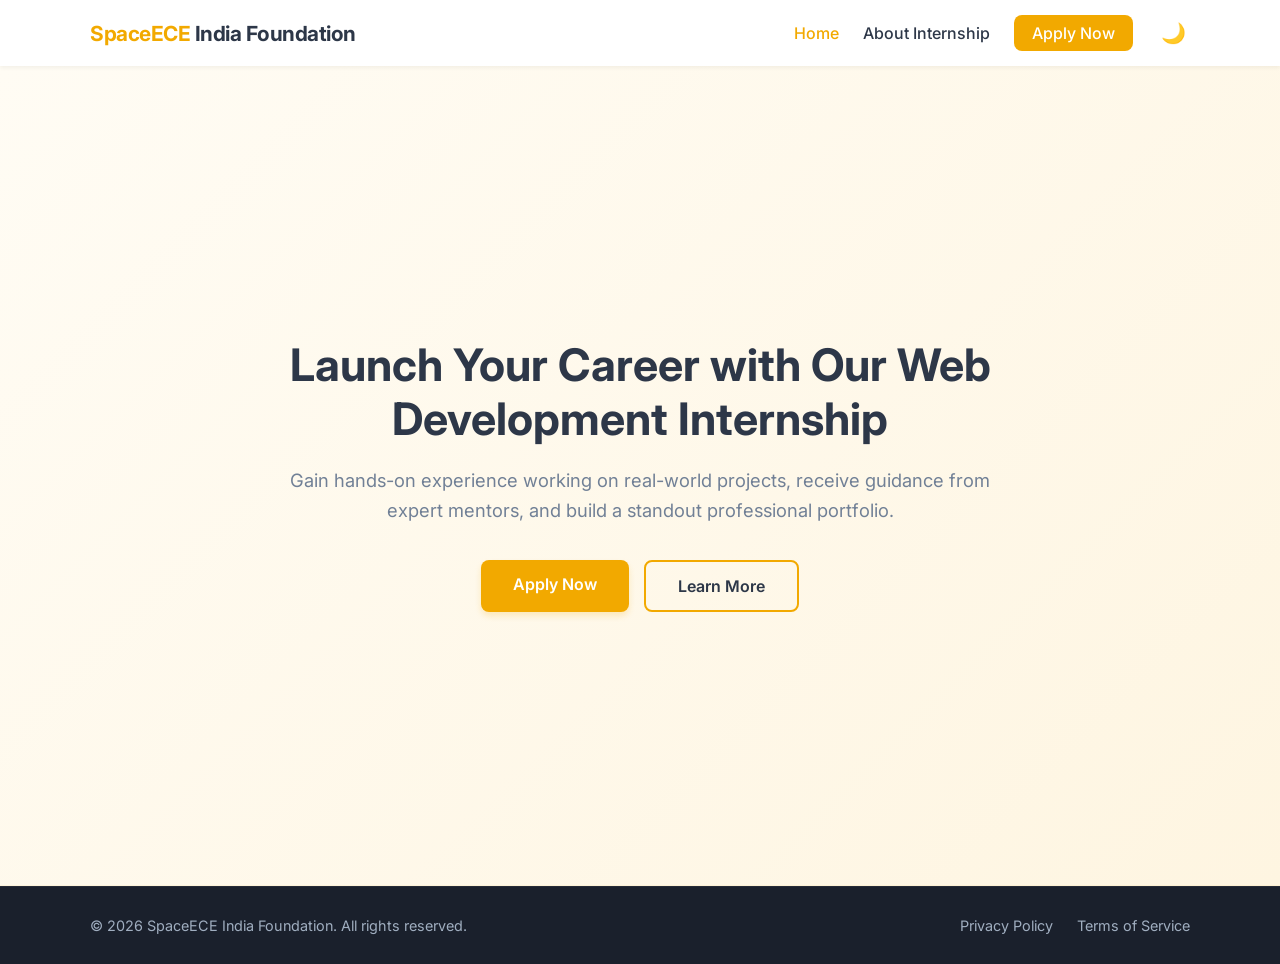
<file: index.html>
<!DOCTYPE html>
<html lang="en" data-theme="light">
<head>
    <meta charset="UTF-8">
    <meta name="viewport" content="width=device-width, initial-scale=1.0">
    <title>Home | SpaceECE India Foundation</title>
    <link rel="stylesheet" href="style.css">
    <link rel="preconnect" href="https://fonts.googleapis.com">
    <link rel="preconnect" href="https://fonts.gstatic.com" crossorigin>
    <link href="https://fonts.googleapis.com/css2?family=Inter:wght@300;400;500;600;700&display=swap" rel="stylesheet">
</head>
<body>

    <header class="navbar">
        <div class="container nav-container">
            <a href="index.html" class="logo">
                <span class="logo-accent">SpaceECE</span> India Foundation
            </a>
            <nav class="nav-links">
                <a href="index.html" class="active">Home</a>
                <a href="about.html">About Internship</a>
                <a href="apply.html" class="btn-nav">Apply Now</a>
                <button class="theme-toggle-btn" id="globalThemeToggle" aria-label="Toggle Dark Mode">🌙</button>
            </nav>
        </div>
    </header>

    <main class="hero-section">
        <div class="container hero-container">
            <div class="hero-content">
                <h1>Launch Your Career with Our Web Development Internship</h1>
                <p>Gain hands-on experience working on real-world projects, receive guidance from expert mentors, and build a standout professional portfolio.</p>
                <div style="display: flex; gap: 15px; justify-content: center; flex-wrap: wrap;">
                    <a href="apply.html" class="btn-primary">Apply Now</a>
                    <a href="about.html" class="btn-primary" style="background-color: transparent; color: var(--text-main); border: 2px solid var(--primary-color); box-shadow: none;">Learn More</a>
                </div>
            </div>
        </div>
    </main>

    <footer class="footer">
        <div class="container footer-container">
            <p>&copy; 2026 SpaceECE India Foundation. All rights reserved.</p>
            <div class="footer-links">
                <a href="#">Privacy Policy</a>
                <a href="#">Terms of Service</a>
            </div>
        </div>
    </footer>

    <script src="script.js"></script>
</body>
</html>
</file>
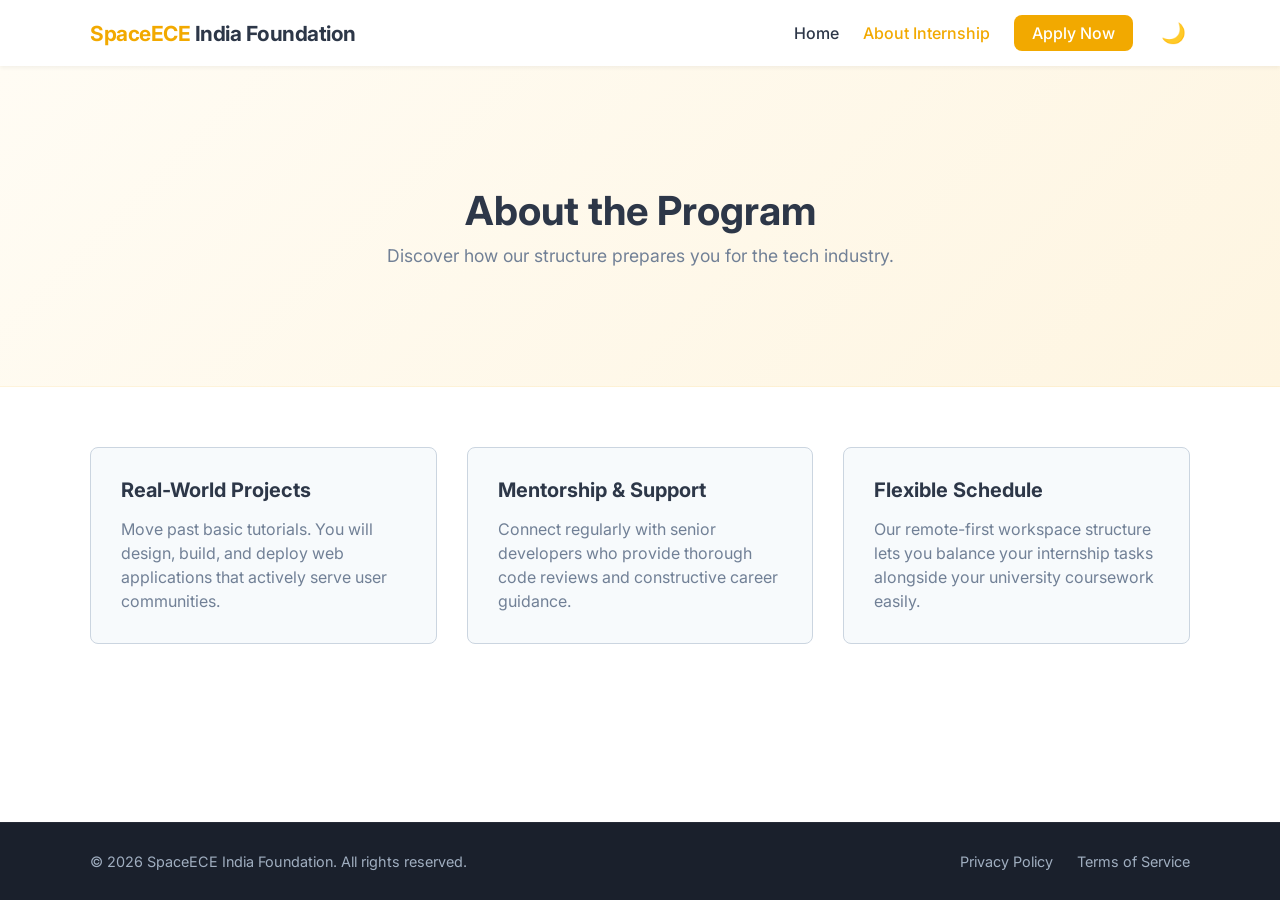
<file: about.html>
<!DOCTYPE html>
<html lang="en" data-theme="light">
<head>
    <meta charset="UTF-8">
    <meta name="viewport" content="width=device-width, initial-scale=1.0">
    <title>About Internship | SpaceECE India Foundation</title>
    <link rel="stylesheet" href="style.css">
    <link rel="preconnect" href="https://fonts.googleapis.com">
    <link rel="preconnect" href="https://fonts.gstatic.com" crossorigin>
    <link href="https://fonts.googleapis.com/css2?family=Inter:wght@300;400;500;600;700&display=swap" rel="stylesheet">
</head>
<body>

    <header class="navbar">
        <div class="container nav-container">
            <a href="index.html" class="logo">
                <span class="logo-accent">SpaceECE</span> India Foundation
            </a>
            <nav class="nav-links">
                <a href="index.html">Home</a>
                <a href="about.html" class="active">About Internship</a>
                <a href="apply.html" class="btn-nav">Apply Now</a>
                <button class="theme-toggle-btn" id="globalThemeToggle" aria-label="Toggle Dark Mode">🌙</button>
            </nav>
        </div>
    </header>

    <header class="page-header">
        <div class="container">
            <h1>About the Program</h1>
            <p>Discover how our structure prepares you for the tech industry.</p>
        </div>
    </header>

    <main class="container" style="flex-grow: 1;">
        <section class="about-grid">
            <div class="about-card">
                <h3>Real-World Projects</h3>
                <p>Move past basic tutorials. You will design, build, and deploy web applications that actively serve user communities.</p>
            </div>
            <div class="about-card">
                <h3>Mentorship & Support</h3>
                <p>Connect regularly with senior developers who provide thorough code reviews and constructive career guidance.</p>
            </div>
            <div class="about-card">
                <h3>Flexible Schedule</h3>
                <p>Our remote-first workspace structure lets you balance your internship tasks alongside your university coursework easily.</p>
            </div>
        </section>
    </main>

    <footer class="footer">
        <div class="container footer-container">
            <p>&copy; 2026 SpaceECE India Foundation. All rights reserved.</p>
            <div class="footer-links">
                <a href="#">Privacy Policy</a>
                <a href="#">Terms of Service</a>
            </div>
        </div>
    </footer>

    <script src="script.js"></script>
</body>
</html>
</file>
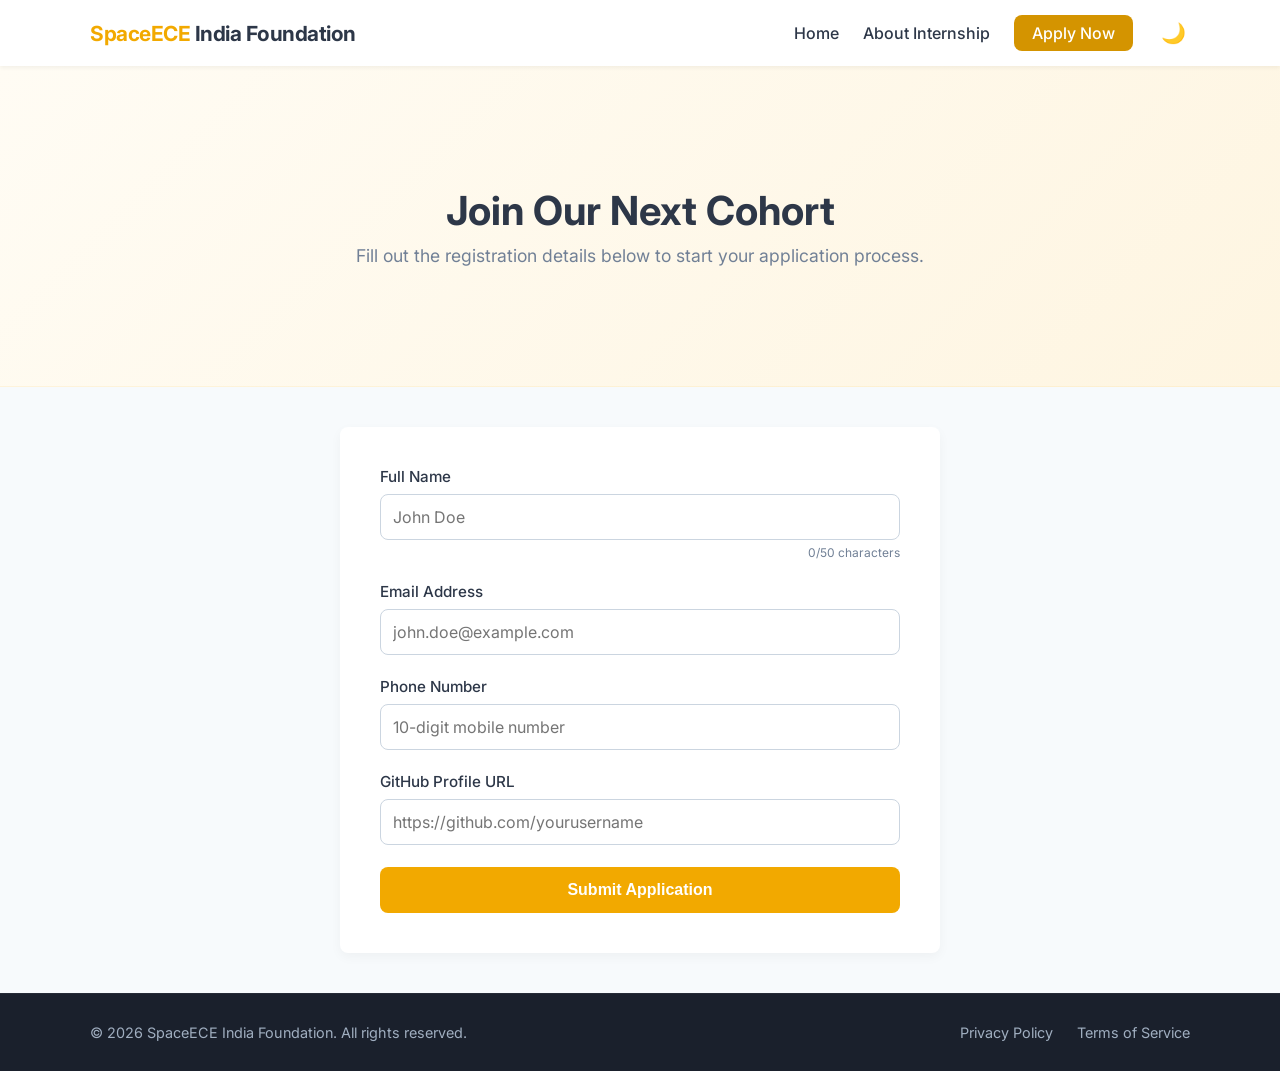
<file: apply.html>
<!DOCTYPE html>
<html lang="en" data-theme="light">
<head>
    <meta charset="UTF-8">
    <meta name="viewport" content="width=device-width, initial-scale=1.0">
    <title>Apply Now | SpaceECE India Foundation</title>
    <link rel="stylesheet" href="style.css">
    <link rel="preconnect" href="https://fonts.googleapis.com">
    <link rel="preconnect" href="https://fonts.gstatic.com" crossorigin>
    <link href="https://fonts.googleapis.com/css2?family=Inter:wght@300;400;500;600;700&display=swap" rel="stylesheet">
</head>
<body>

    <header class="navbar">
        <div class="container nav-container">
            <a href="index.html" class="logo">
                <span class="logo-accent">SpaceECE</span> India Foundation
            </a>
            <nav class="nav-links">
                <a href="index.html">Home</a>
                <a href="about.html">About Internship</a>
                <a href="apply.html" class="btn-nav active">Apply Now</a>
                <button class="theme-toggle-btn" id="globalThemeToggle" aria-label="Toggle Dark Mode">🌙</button>
            </nav>
        </div>
    </header>

    <header class="page-header">
        <div class="container">
            <h1>Join Our Next Cohort</h1>
            <p>Fill out the registration details below to start your application process.</p>
        </div>
    </header>

    <main class="registration-section">
        <div class="container form-container">
            <form id="registrationForm" novalidate>
                <div class="form-group">
                    <label for="fullName">Full Name</label>
                    <input type="text" id="fullName" name="fullName" placeholder="John Doe" maxlength="50">
                    <div class="char-counter"><span id="charCount">0</span>/50 characters</div>
                    <small class="error-message" id="nameError">Name must be at least 3 characters long.</small>
                </div>

                <div class="form-group">
                    <label for="email">Email Address</label>
                    <input type="email" id="email" name="email" placeholder="john.doe@example.com">
                    <small class="error-message" id="emailError">Please enter a valid email address.</small>
                </div>

                <div class="form-group">
                    <label for="phone">Phone Number</label>
                    <input type="tel" id="phone" name="phone" placeholder="10-digit mobile number">
                    <small class="error-message" id="phoneError">Please enter a valid 10-digit phone number.</small>
                </div>

                <div class="form-group">
                    <label for="github">GitHub Profile URL</label>
                    <input type="url" id="github" name="github" placeholder="https://github.com/yourusername">
                    <small class="error-message" id="githubError">Please enter a valid GitHub URL link.</small>
                </div>

                <button type="submit" class="btn-submit" id="submitBtn">
                    <span>Submit Application</span>
                </button>
            </form>
            <div id="successMessage" class="success-box">Your registration application has been submitted successfully!</div>
        </div>
    </main>

    <footer class="footer">
        <div class="container footer-container">
            <p>&copy; 2026 SpaceECE India Foundation. All rights reserved.</p>
            <div class="footer-links">
                <a href="#">Privacy Policy</a>
                <a href="#">Terms of Service</a>
            </div>
        </div>
    </footer>

    <script src="script.js"></script>
</body>
</html>
</file>
<file: style.css>
/* Color Palette Mapping Variables & Custom Theme Properties */
:root[data-theme="light"] {
    --primary-color: #f2a900; /* Original brand accent yellow */
    --text-main: #2d3748;
    --text-muted: #718096;
    --bg-light: #f7fafc;
    --bg-white: #ffffff;
    --border-color: #cbd5e0;
    --hero-gradient: linear-gradient(135deg, #fffcf4 0%, #fef5e1 100%);
}

:root[data-theme="dark"] {
    --primary-color: #f2a900;
    --text-main: #e2e8f0;
    --text-muted: #a0aec0;
    --bg-light: #1a202c;
    --bg-white: #2d3748;
    --border-color: #4a5568;
    --hero-gradient: linear-gradient(135deg, #232936 0%, #1e222b 100%);
}

:root {
    --error-color: #e53e3e;
    --success-color: #38a169;
    --border-radius: 8px;
    --transition: all 0.3s cubic-bezier(0.4, 0, 0.2, 1);
}

/* Base Universal Elements & Sticky Footer Wrapper */
* {
    margin: 0;
    padding: 0;
    box-sizing: border-box;
}

html {
    scroll-behavior: smooth;
    font-family: 'Inter', sans-serif;
    color: var(--text-main);
    background-color: var(--bg-white);
    transition: background-color 0.3s ease, color 0.3s ease;
}

body {
    display: flex;
    flex-direction: column;
    min-height: 100vh;
}

.container {
    width: 90%;
    max-width: 1100px;
    margin: 0 auto;
    padding: 60px 0;
}

/* Navbar Layout Component */
.navbar {
    background-color: var(--bg-white);
    box-shadow: 0 2px 4px rgba(0,0,0,0.05);
    position: sticky;
    top: 0;
    z-index: 1000;
    transition: background-color 0.3s ease, box-shadow 0.3s ease;
}

.nav-container {
    display: flex;
    justify-content: space-between;
    align-items: center;
    padding: 15px 0;
}

.logo {
    font-size: 1.3rem;
    font-weight: 700;
    letter-spacing: -0.5px;
    color: var(--text-main);
    text-decoration: none;
}

.logo-accent {
    color: var(--primary-color);
}

.nav-links {
    display: flex;
    align-items: center;
}

.nav-links a {
    text-decoration: none;
    color: var(--text-main);
    margin-left: 24px;
    font-weight: 500;
    transition: var(--transition);
}

.nav-links a:hover,
.nav-links a.active {
    color: var(--primary-color);
}

.nav-links .btn-nav {
    background-color: var(--primary-color);
    color: #ffffff !important;
    padding: 8px 18px;
    border-radius: var(--border-radius);
}

.nav-links .btn-nav:hover,
.nav-links .btn-nav.active {
    background-color: #d49400;
}

/* Theme Toggle Accent Button */
.theme-toggle-btn {
    background: transparent;
    border: none;
    cursor: pointer;
    font-size: 1.25rem;
    margin-left: 24px;
    padding: 4px;
    border-radius: 50%;
    line-height: 1;
    transition: transform 0.2s ease;
    outline: none;
}

.theme-toggle-btn:hover {
    transform: scale(1.1);
}

/* Hero Section Layout Component */
.hero-section {
    background: var(--hero-gradient);
    border-bottom: 1px solid rgba(242, 169, 0, 0.1);
    min-height: calc(100vh - 80px);
    display: flex;
    align-items: center;
    transition: background 0.3s ease;
}

.hero-container {
    padding: 60px 0;
    text-align: center;
}

.hero-content {
    max-width: 750px;
    margin: 0 auto;
}

.hero-content h1 {
    font-size: 2.8rem;
    line-height: 1.2;
    margin-bottom: 20px;
    font-weight: 700;
}

.hero-content p {
    font-size: 1.15rem;
    color: var(--text-muted);
    line-height: 1.6;
    margin-bottom: 35px;
}

.btn-primary {
    display: inline-block;
    text-decoration: none;
    background-color: var(--primary-color);
    color: #ffffff;
    padding: 14px 32px;
    border-radius: var(--border-radius);
    font-weight: 600;
    transition: var(--transition);
    box-shadow: 0 4px 6px rgba(242, 169, 0, 0.2);
}

.btn-primary:hover {
    background-color: #d49400;
    transform: translateY(-2px);
}

/* Dynamic Page Banner Component Headers */
.page-header {
    background: var(--hero-gradient);
    padding: 60px 0;
    text-align: center;
    border-bottom: 1px solid rgba(242, 169, 0, 0.1);
    transition: background 0.3s ease;
}

.page-header h1 {
    font-size: 2.5rem;
    margin-bottom: 10px;
}

.page-header p {
    color: var(--text-muted);
    font-size: 1.1rem;
}

/* About Grid Layout System */
.section-title {
    text-align: center;
    font-size: 2rem;
    margin-bottom: 40px;
    position: relative;
}

.section-title::after {
    content: '';
    display: block;
    width: 50px;
    height: 4px;
    background-color: var(--primary-color);
    margin: 10px auto 0 auto;
    border-radius: 2px;
}

.about-grid {
    display: grid;
    grid-template-columns: repeat(auto-fit, minmax(280px, 1fr));
    gap: 30px;
}

.about-card {
    background-color: var(--bg-light);
    padding: 30px;
    border-radius: var(--border-radius);
    border: 1px solid var(--border-color);
    transition: var(--transition);
}

.about-card:hover {
    transform: translateY(-5px);
    box-shadow: 0 12px 20px rgba(0,0,0,0.05);
}

.about-card h3 {
    margin-bottom: 15px;
    font-size: 1.25rem;
}

.about-card p {
    color: var(--text-muted);
    line-height: 1.5;
}

/* Registration Form Component UI */
.registration-section {
    background-color: var(--bg-light);
    padding: 40px 0;
    transition: background-color 0.3s ease;
    flex-grow: 1;
}

.form-container {
    max-width: 600px;
    background-color: var(--bg-white);
    padding: 40px;
    border-radius: var(--border-radius);
    box-shadow: 0 4px 12px rgba(0,0,0,0.04);
    transition: background-color 0.3s ease;
}

.form-group {
    margin-bottom: 22px;
    display: flex;
    flex-direction: column;
    position: relative;
}

.form-group label {
    margin-bottom: 8px;
    font-weight: 500;
    font-size: 0.95rem;
}

.form-group input {
    padding: 12px;
    border: 1px solid var(--border-color);
    border-radius: var(--border-radius);
    font-family: inherit;
    font-size: 1rem;
    background-color: var(--bg-white);
    color: var(--text-main);
    transition: var(--transition);
}

.form-group input:focus {
    outline: none;
    border-color: var(--primary-color);
    box-shadow: 0 0 0 3px rgba(242, 169, 0, 0.2);
}

/* Character Counter Element */
.char-counter {
    font-size: 0.75rem;
    color: var(--text-muted);
    text-align: right;
    margin-top: 5px;
}

/* Client Validation Error Framework States */
.form-group.invalid input {
    border-color: var(--error-color);
}

.form-group.invalid input:focus {
    box-shadow: 0 0 0 3px rgba(229, 62, 62, 0.2);
}

.error-message {
    color: var(--error-color);
    font-size: 0.85rem;
    margin-top: 6px;
    display: none;
}

.form-group.invalid .error-message {
    display: block;
}

.btn-submit {
    width: 100%;
    padding: 14px;
    background-color: var(--primary-color);
    color: #ffffff;
    border: none;
    border-radius: var(--border-radius);
    font-size: 1rem;
    font-weight: 600;
    cursor: pointer;
    transition: var(--transition);
    display: flex;
    justify-content: center;
    align-items: center;
    gap: 10px;
}

.btn-submit:hover {
    background-color: #d49400;
}

.btn-submit:disabled {
    background-color: var(--text-muted);
    cursor: not-allowed;
    opacity: 0.7;
}

/* ADVANCED UI EXTRA: CSS Loading Spinner Animation */
.spinner {
    width: 18px;
    height: 18px;
    border: 2px solid rgba(255, 255, 255, 0.3);
    border-radius: 50%;
    border-top-color: #ffffff;
    animation: spin 0.8s linear infinite;
    display: inline-block;
}

@keyframes spin {
    to { transform: rotate(360deg); }
}

.success-box {
    display: none;
    background-color: #f0fff4;
    color: var(--success-color);
    border: 1px solid #c6f6d5;
    padding: 15px;
    border-radius: var(--border-radius);
    text-align: center;
    margin-top: 20px;
    font-weight: 500;
}

/* Sticky Structural Footer Layout Component */
.footer {
    background-color: #1a202c;
    color: #a0aec0;
    font-size: 0.9rem;
    border-top: 1px solid rgba(255,255,255,0.05);
}

.footer-container {
    display: flex;
    justify-content: space-between;
    align-items: center;
    padding: 30px 0;
}

.footer-links a {
    color: #a0aec0;
    text-decoration: none;
    margin-left: 20px;
    transition: var(--transition);
}

.footer-links a:hover {
    color: #ffffff;
}

/* Responsive Media Viewport Targets */
@media (max-width: 768px) {
    .nav-container {
        flex-direction: column;
        gap: 15px;
        padding: 10px 0;
    }
    .nav-links {
        width: 100%;
        justify-content: center;
        flex-wrap: wrap;
        gap: 10px;
    }
    .nav-links a {
        margin: 0 8px;
    }
    .theme-toggle-btn {
        margin-left: 8px;
    }
    .hero-content h1 {
        font-size: 2.1rem;
    }
    .footer-container {
        flex-direction: column;
        gap: 15px;
        text-align: center;
    }
    .footer-links a {
        margin: 0 10px;
    }
}
</file>
